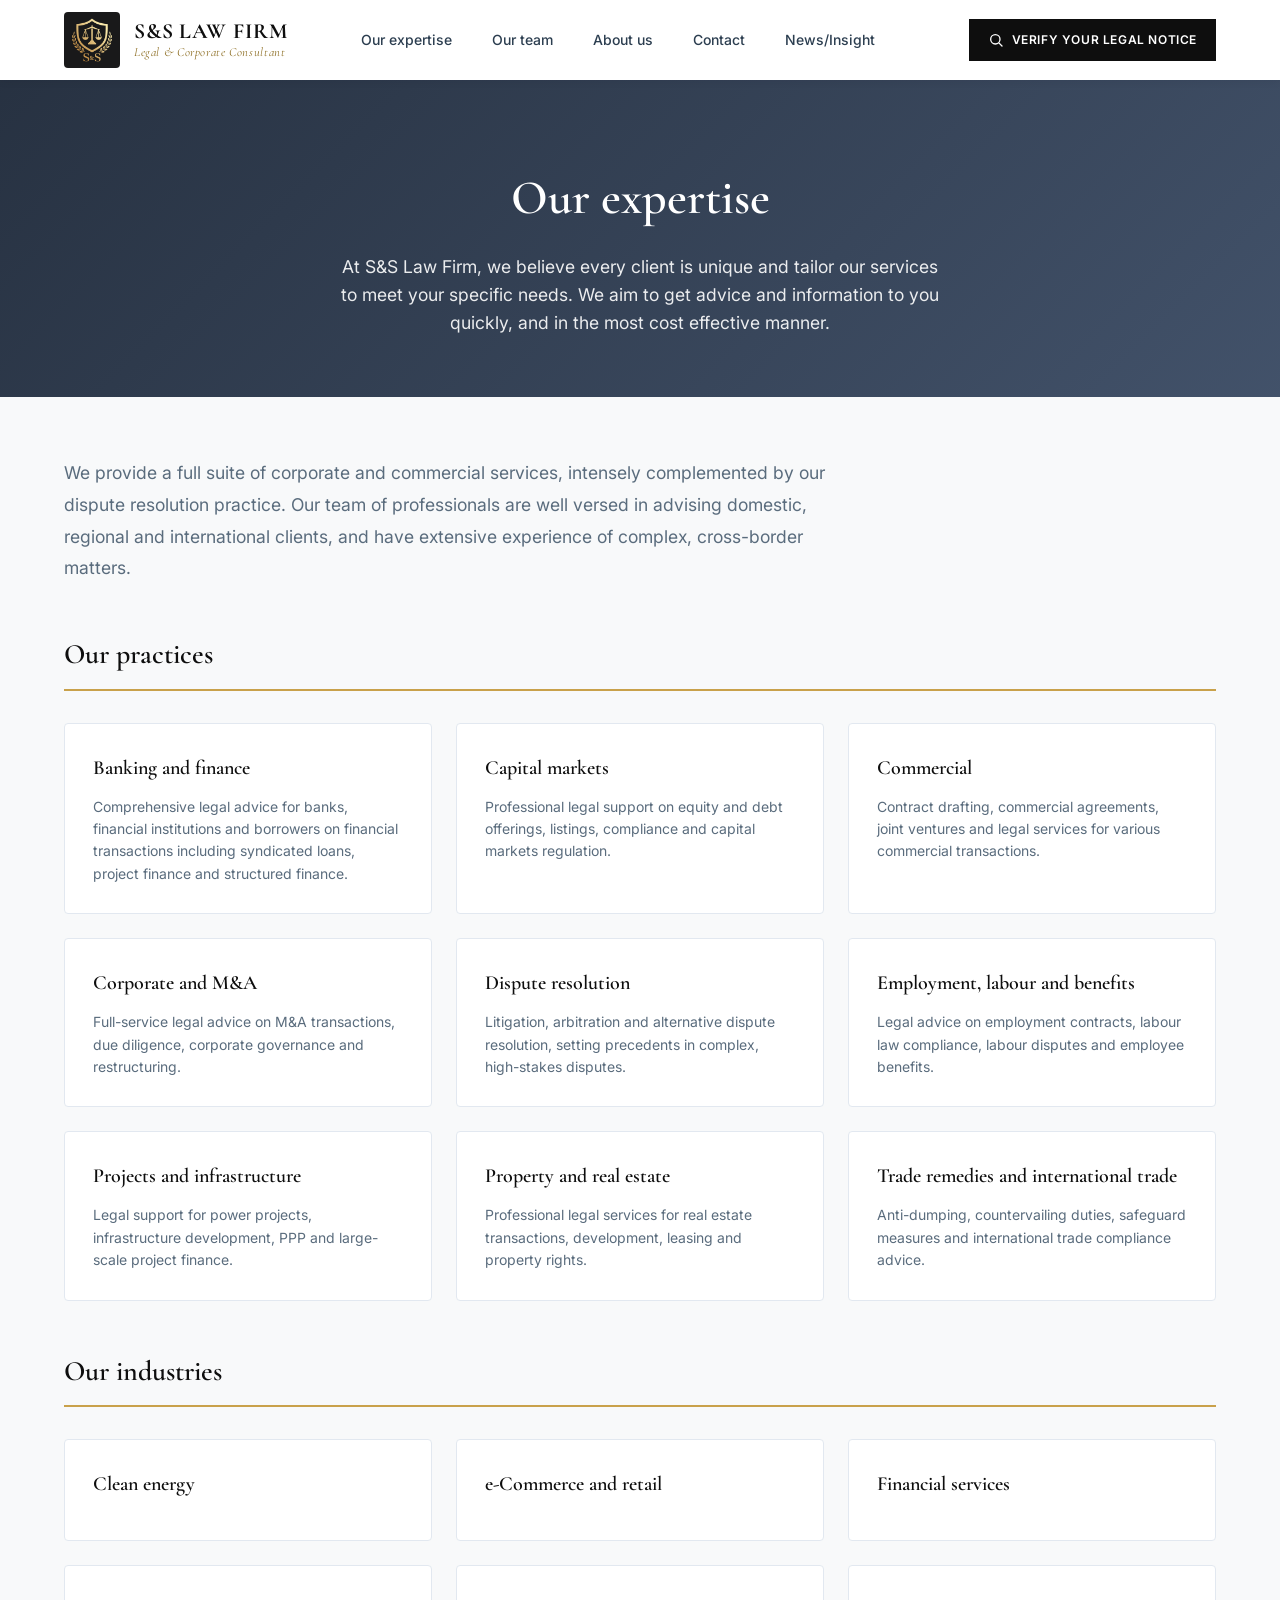
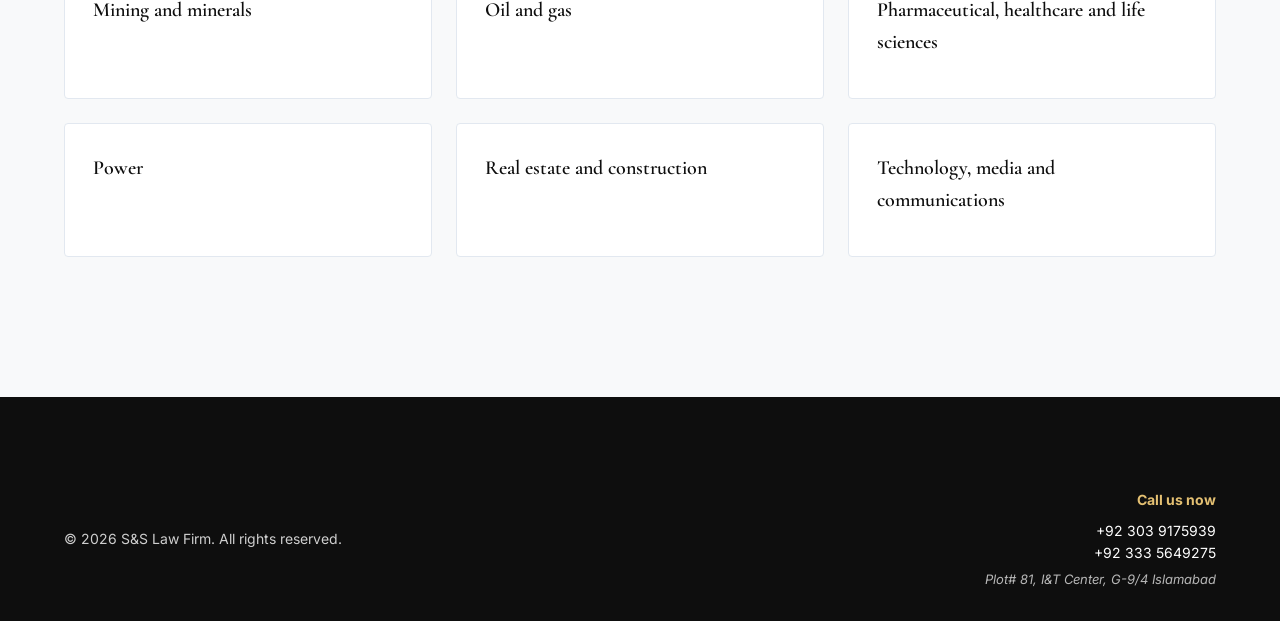
<file: expertise.html>
<!DOCTYPE html>
<html lang="en">
<head>
    <meta charset="UTF-8">
    <meta name="viewport" content="width=device-width, initial-scale=1.0">
    <title>Our Expertise | S&S Law Firm</title>
    <link rel="preconnect" href="https://fonts.googleapis.com">
    <link rel="preconnect" href="https://fonts.gstatic.com" crossorigin>
    <link href="https://fonts.googleapis.com/css2?family=Cormorant+Garamond:ital,wght@0,400;0,500;0,600;0,700&family=Inter:wght@300;400;500;600;700&display=swap" rel="stylesheet">
    <link rel="stylesheet" href="styles.css">
</head>
<body>
    <header class="header">
        <nav class="main-nav">
            <div class="container nav-inner">
                <a href="index.html" class="logo">
                    <img src="assets/logo-shield-gold.png" alt="S&amp;S Law Firm" class="logo-img">
                    <span class="logo-text">
                        <span class="logo-title">S&amp;S Law Firm</span>
                        <span class="logo-tagline">Legal &amp; Corporate Consultant</span>
                    </span>
                </a>
                <button class="mobile-menu-btn" aria-label="Open menu"><span></span><span></span><span></span></button>
                <ul class="nav-links">
                    <li class="has-dropdown">
                        <a href="expertise.html">Our expertise</a>
                        <ul class="dropdown">
                            <li><a href="#banking">Banking and finance</a></li>
                            <li><a href="#capital">Capital markets</a></li>
                            <li><a href="#commercial">Commercial</a></li>
                            <li><a href="#corporate">Corporate and M&A</a></li>
                            <li><a href="#dispute">Dispute resolution</a></li>
                            <li><a href="#employment">Employment, labour and benefits</a></li>
                            <li><a href="#projects">Projects and infrastructure</a></li>
                            <li><a href="#property">Property and real estate</a></li>
                            <li><a href="#trade">Trade remedies and international trade</a></li>
                        </ul>
                    </li>
                    <li><a href="team.html">Our team</a></li>
                    <li><a href="about.html">About us</a></li>
                    <li><a href="contact.html">Contact</a></li>
                    <li><a href="news.html">News/Insight</a></li>
                </ul>
                <a href="https://v.sspak.law" class="verify-cta" target="_blank" rel="noopener noreferrer">
                    <svg class="verify-icon" viewBox="0 0 24 24" fill="none" stroke="currentColor" stroke-width="2" stroke-linecap="round" stroke-linejoin="round" aria-hidden="true">
                        <circle cx="11" cy="11" r="7"></circle>
                        <line x1="16.65" y1="16.65" x2="21" y2="21"></line>
                    </svg>
                    <span class="verify-cta-text">Verify your legal notice</span>
                </a>
            </div>
        </nav>
    </header>

    <main class="main-content">
        <section class="page-hero" style="background-image: url('https://images.unsplash.com/photo-1497366216548-37526070297c?w=1920');">
            <div class="page-hero-overlay"></div>
            <div class="container">
                <h1>Our expertise</h1>
                <p>At S&S Law Firm, we believe every client is unique and tailor our services to meet your specific needs. We aim to get advice and information to you quickly, and in the most cost effective manner.</p>
            </div>
        </section>

        <section class="expertise-detail">
            <div class="container">
                <div class="expertise-intro">
                    <p>We provide a full suite of corporate and commercial services, intensely complemented by our dispute resolution practice. Our team of professionals are well versed in advising domestic, regional and international clients, and have extensive experience of complex, cross-border matters.</p>
                </div>

                <h2 class="section-title">Our practices</h2>
                <div class="expertise-grid">
                    <article id="banking" class="expertise-card">
                        <h3>Banking and finance</h3>
                        <p>Comprehensive legal advice for banks, financial institutions and borrowers on financial transactions including syndicated loans, project finance and structured finance.</p>
                    </article>
                    <article id="capital" class="expertise-card">
                        <h3>Capital markets</h3>
                        <p>Professional legal support on equity and debt offerings, listings, compliance and capital markets regulation.</p>
                    </article>
                    <article id="commercial" class="expertise-card">
                        <h3>Commercial</h3>
                        <p>Contract drafting, commercial agreements, joint ventures and legal services for various commercial transactions.</p>
                    </article>
                    <article id="corporate" class="expertise-card">
                        <h3>Corporate and M&A</h3>
                        <p>Full-service legal advice on M&A transactions, due diligence, corporate governance and restructuring.</p>
                    </article>
                    <article id="dispute" class="expertise-card">
                        <h3>Dispute resolution</h3>
                        <p>Litigation, arbitration and alternative dispute resolution, setting precedents in complex, high-stakes disputes.</p>
                    </article>
                    <article id="employment" class="expertise-card">
                        <h3>Employment, labour and benefits</h3>
                        <p>Legal advice on employment contracts, labour law compliance, labour disputes and employee benefits.</p>
                    </article>
                    <article id="projects" class="expertise-card">
                        <h3>Projects and infrastructure</h3>
                        <p>Legal support for power projects, infrastructure development, PPP and large-scale project finance.</p>
                    </article>
                    <article id="property" class="expertise-card">
                        <h3>Property and real estate</h3>
                        <p>Professional legal services for real estate transactions, development, leasing and property rights.</p>
                    </article>
                    <article id="trade" class="expertise-card">
                        <h3>Trade remedies and international trade</h3>
                        <p>Anti-dumping, countervailing duties, safeguard measures and international trade compliance advice.</p>
                    </article>
                </div>

                <h2 class="section-title">Our industries</h2>
                <div class="expertise-grid industries">
                    <article id="clean-energy" class="expertise-card">
                        <h3>Clean energy</h3>
                    </article>
                    <article id="retail" class="expertise-card">
                        <h3>e-Commerce and retail</h3>
                    </article>
                    <article id="financial" class="expertise-card">
                        <h3>Financial services</h3>
                    </article>
                    <article id="mining" class="expertise-card">
                        <h3>Mining and minerals</h3>
                    </article>
                    <article id="oil-gas" class="expertise-card">
                        <h3>Oil and gas</h3>
                    </article>
                    <article id="pharma" class="expertise-card">
                        <h3>Pharmaceutical, healthcare and life sciences</h3>
                    </article>
                    <article id="power" class="expertise-card">
                        <h3>Power</h3>
                    </article>
                    <article id="real-estate" class="expertise-card">
                        <h3>Real estate and construction</h3>
                    </article>
                    <article id="tech" class="expertise-card">
                        <h3>Technology, media and communications</h3>
                    </article>
                </div>
            </div>
        </section>
    </main>

    <footer class="footer">
        <div class="container">
            <div class="footer-bottom">
                <p class="copyright">© 2026 S&S Law Firm. All rights reserved.</p>
                <div class="footer-phone">
                    <strong>Call us now</strong>
                    <span>+92 303 9175939</span>
                    <span>+92 333 5649275</span>
                    <span class="footer-addr">Plot# 81, I&amp;T Center, G-9/4 Islamabad</span>
                </div>
            </div>
        </div>
    </footer>

    <script src="script.js"></script>
</body>
</html>
</file>
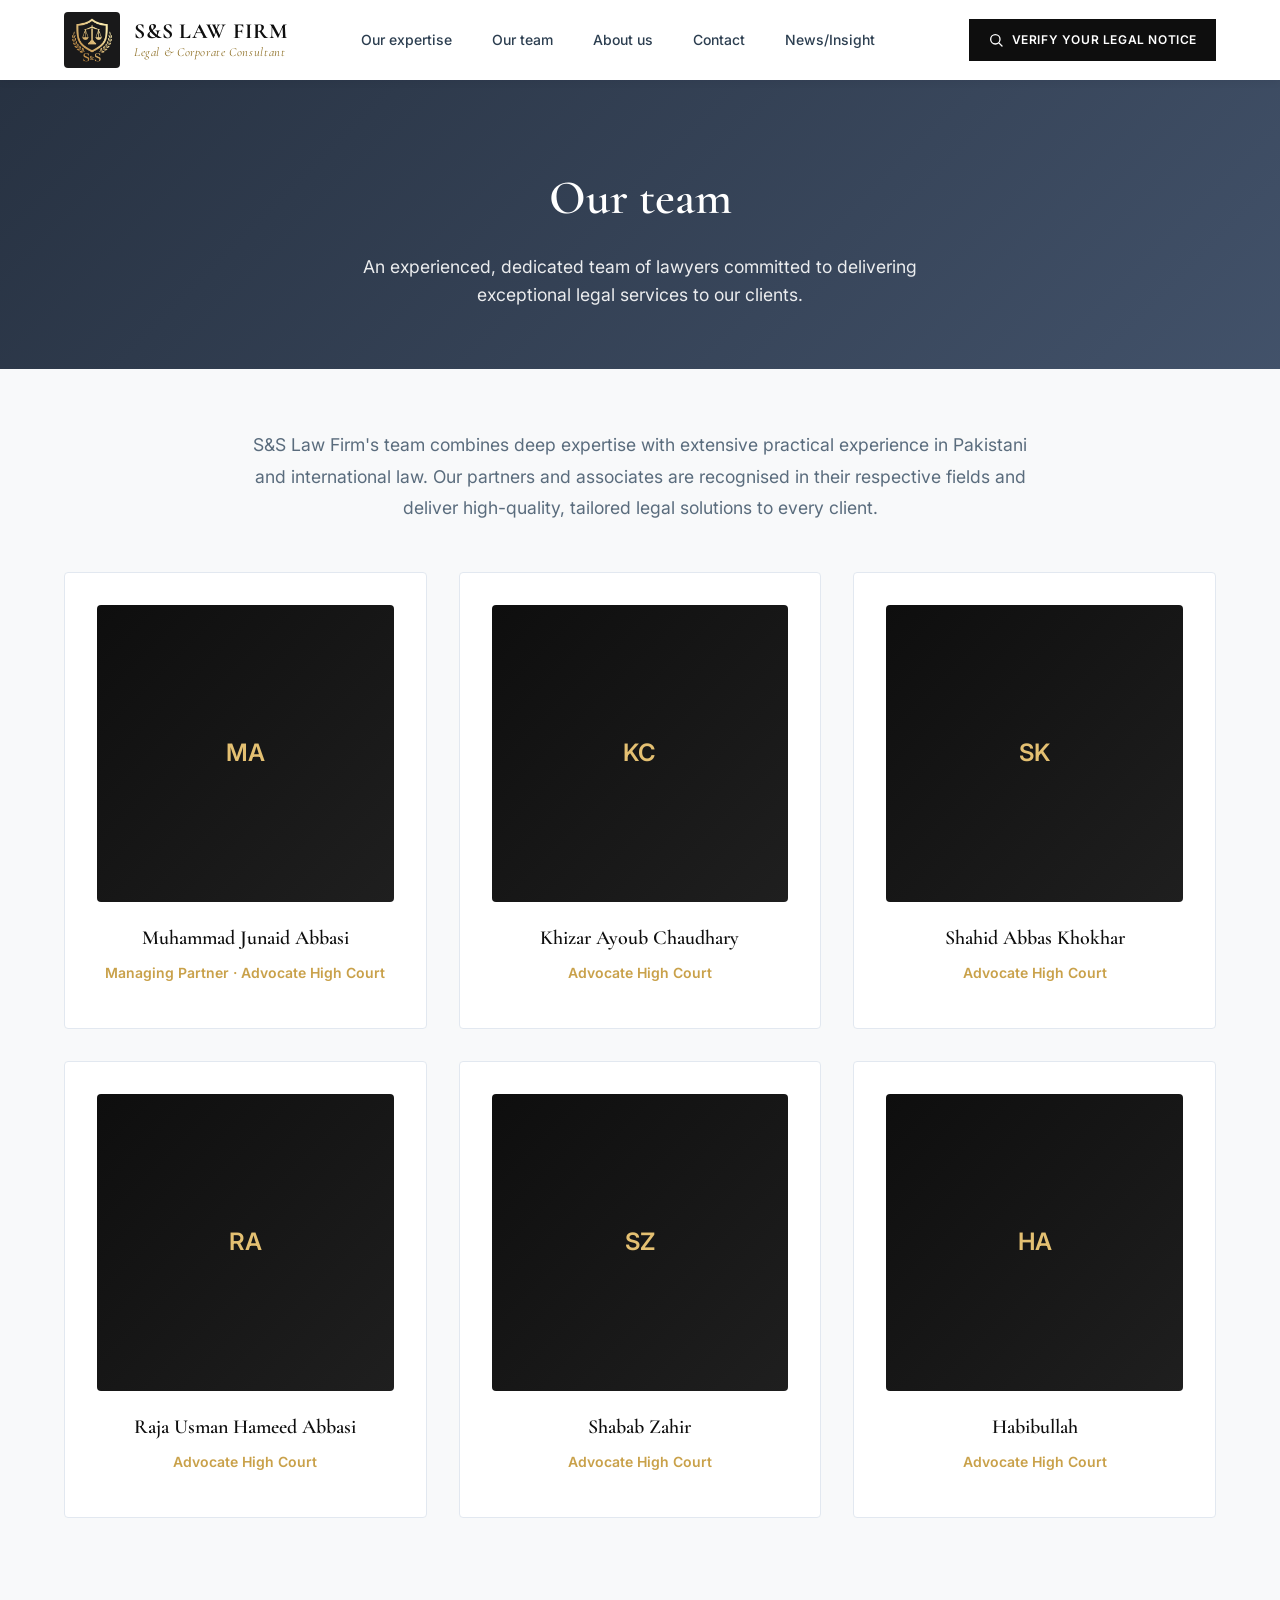
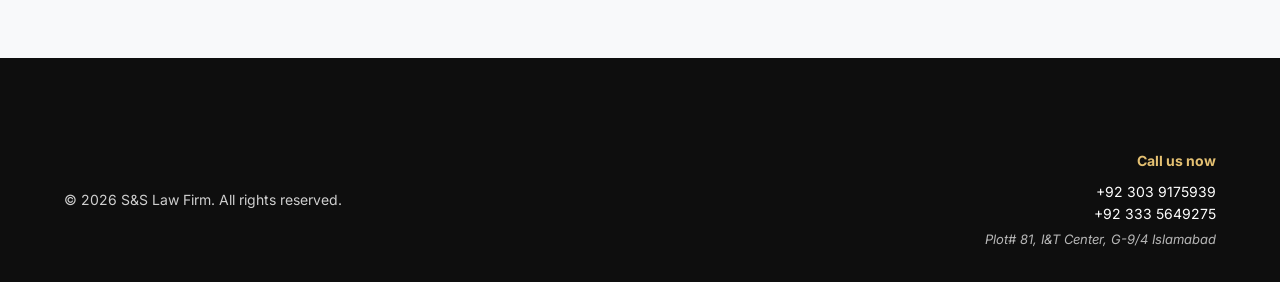
<file: team.html>
<!DOCTYPE html>
<html lang="en">
<head>
    <meta charset="UTF-8">
    <meta name="viewport" content="width=device-width, initial-scale=1.0">
    <title>Our Team | S&S Law Firm</title>
    <link rel="preconnect" href="https://fonts.googleapis.com">
    <link rel="preconnect" href="https://fonts.gstatic.com" crossorigin>
    <link href="https://fonts.googleapis.com/css2?family=Cormorant+Garamond:ital,wght@0,400;0,500;0,600;0,700&family=Inter:wght@300;400;500;600;700&display=swap" rel="stylesheet">
    <link rel="stylesheet" href="styles.css">
</head>
<body>
    <header class="header">
        <nav class="main-nav">
            <div class="container nav-inner">
                <a href="index.html" class="logo">
                    <img src="assets/logo-shield-gold.png" alt="S&amp;S Law Firm" class="logo-img">
                    <span class="logo-text">
                        <span class="logo-title">S&amp;S Law Firm</span>
                        <span class="logo-tagline">Legal &amp; Corporate Consultant</span>
                    </span>
                </a>
                <button class="mobile-menu-btn" aria-label="Open menu"><span></span><span></span><span></span></button>
                <ul class="nav-links">
                    <li class="has-dropdown">
                        <a href="expertise.html">Our expertise</a>
                        <ul class="dropdown">
                            <li><a href="expertise.html#banking">Banking and finance</a></li>
                            <li><a href="expertise.html#capital">Capital markets</a></li>
                            <li><a href="expertise.html#corporate">Corporate and M&A</a></li>
                            <li><a href="expertise.html#dispute">Dispute resolution</a></li>
                        </ul>
                    </li>
                    <li><a href="team.html">Our team</a></li>
                    <li><a href="about.html">About us</a></li>
                    <li><a href="contact.html">Contact</a></li>
                    <li><a href="news.html">News/Insight</a></li>
                </ul>
                <a href="https://v.sspak.law" class="verify-cta" target="_blank" rel="noopener noreferrer">
                    <svg class="verify-icon" viewBox="0 0 24 24" fill="none" stroke="currentColor" stroke-width="2" stroke-linecap="round" stroke-linejoin="round" aria-hidden="true">
                        <circle cx="11" cy="11" r="7"></circle>
                        <line x1="16.65" y1="16.65" x2="21" y2="21"></line>
                    </svg>
                    <span class="verify-cta-text">Verify your legal notice</span>
                </a>
            </div>
        </nav>
    </header>

    <main class="main-content">
        <section class="page-hero" style="background-image: url('https://images.unsplash.com/photo-1522071820081-009f0129c71c?w=1920');">
            <div class="page-hero-overlay"></div>
            <div class="container">
                <h1>Our team</h1>
                <p>An experienced, dedicated team of lawyers committed to delivering exceptional legal services to our clients.</p>
            </div>
        </section>

        <section class="team-section">
            <div class="container">
                <div class="team-intro">
                    <p>S&amp;S Law Firm's team combines deep expertise with extensive practical experience in Pakistani and international law. Our partners and associates are recognised in their respective fields and deliver high-quality, tailored legal solutions to every client.</p>
                </div>
                <div class="team-grid">
                    <article class="team-card">
                        <div class="team-avatar" aria-hidden="true">MA</div>
                        <h3>Muhammad Junaid Abbasi</h3>
                        <p class="team-role">Managing Partner &middot; Advocate High Court</p>
                    </article>
                    <article class="team-card">
                        <div class="team-avatar" aria-hidden="true">KC</div>
                        <h3>Khizar Ayoub Chaudhary</h3>
                        <p class="team-role">Advocate High Court</p>
                    </article>
                    <article class="team-card">
                        <div class="team-avatar" aria-hidden="true">SK</div>
                        <h3>Shahid Abbas Khokhar</h3>
                        <p class="team-role">Advocate High Court</p>
                    </article>
                    <article class="team-card">
                        <div class="team-avatar" aria-hidden="true">RA</div>
                        <h3>Raja Usman Hameed Abbasi</h3>
                        <p class="team-role">Advocate High Court</p>
                    </article>
                    <article class="team-card">
                        <div class="team-avatar" aria-hidden="true">SZ</div>
                        <h3>Shabab Zahir</h3>
                        <p class="team-role">Advocate High Court</p>
                    </article>
                    <article class="team-card">
                        <div class="team-avatar" aria-hidden="true">HA</div>
                        <h3>Habibullah</h3>
                        <p class="team-role">Advocate High Court</p>
                    </article>
                </div>
            </div>
        </section>
    </main>

    <footer class="footer">
        <div class="container">
            <div class="footer-bottom">
                <p class="copyright">© 2026 S&S Law Firm. All rights reserved.</p>
                <div class="footer-phone">
                    <strong>Call us now</strong>
                    <span>+92 303 9175939</span>
                    <span>+92 333 5649275</span>
                    <span class="footer-addr">Plot# 81, I&amp;T Center, G-9/4 Islamabad</span>
                </div>
            </div>
        </div>
    </footer>

    <script src="script.js"></script>
</body>
</html>
</file>
<file: styles.css>
/* ============================================
   Junaid Law Associates - Pakistan Law Firm
   Inspired by RIAA Barker Gillette
   ============================================ */

:root {
    /* Primary colors - Near-black & gold, matching S&S brand */
    --color-primary: #0e0e0e;
    --color-primary-light: #1f1f1f;
    --color-accent: #c9a14a;
    --color-accent-light: #e4c072;
    --color-accent-dark: #8e6f25;
    
    /* 中性色 */
    --color-text: #2c3e50;
    --color-text-light: #5a6c7d;
    --color-text-muted: #8b9cad;
    --color-bg: #f8f9fa;
    --color-bg-alt: #ffffff;
    --color-border: #e2e8f0;
    
    /* 排版 */
    --font-serif: 'Cormorant Garamond', 'Georgia', serif;
    --font-sans: 'Inter', -apple-system, BlinkMacSystemFont, sans-serif;
    
    /* 间距与尺寸 */
    --container-max: 1200px;
    --header-height: 80px;
    --transition: 0.3s cubic-bezier(0.4, 0, 0.2, 1);
    --shadow-sm: 0 2px 8px rgba(10, 22, 40, 0.06);
    --shadow-md: 0 4px 20px rgba(10, 22, 40, 0.08);
    --shadow-lg: 0 8px 40px rgba(10, 22, 40, 0.12);
}

* {
    margin: 0;
    padding: 0;
    box-sizing: border-box;
}

html {
    scroll-behavior: smooth;
}

body {
    font-family: var(--font-sans);
    font-size: 16px;
    line-height: 1.6;
    color: var(--color-text);
    background: var(--color-bg);
    overflow-x: hidden;
}

.container {
    max-width: var(--container-max);
    margin: 0 auto;
    padding: 0 24px;
}

a {
    color: inherit;
    text-decoration: none;
    transition: color var(--transition);
}

a:hover {
    color: var(--color-accent);
}

img {
    max-width: 100%;
    height: auto;
    display: block;
}

/* ========== Cookie Banner ========== */
.cookie-banner {
    position: fixed;
    bottom: 0;
    left: 0;
    right: 0;
    background: linear-gradient(135deg, var(--color-primary) 0%, var(--color-primary-light) 100%);
    color: #fff;
    padding: 20px 24px;
    display: flex;
    align-items: center;
    justify-content: space-between;
    gap: 20px;
    z-index: 9999;
    box-shadow: 0 -4px 20px rgba(0,0,0,0.2);
    transform: translateY(100%);
    transition: transform var(--transition);
}

.cookie-banner.visible {
    transform: translateY(0);
}

.cookie-banner.hidden {
    display: none;
}

.cookie-banner p {
    font-size: 14px;
    flex: 1;
}

.cookie-banner a {
    color: var(--color-accent-light);
    text-decoration: underline;
}

.btn-accept {
    background: var(--color-accent);
    color: var(--color-primary);
    border: none;
    padding: 12px 28px;
    font-weight: 600;
    font-size: 14px;
    cursor: pointer;
    transition: all var(--transition);
    white-space: nowrap;
}

.btn-accept:hover {
    background: var(--color-accent-light);
    transform: translateY(-1px);
}

/* ========== Header ========== */
.header {
    position: sticky;
    top: 0;
    z-index: 1000;
    background: var(--color-bg-alt);
    box-shadow: var(--shadow-sm);
}

.header-top {
    background: var(--color-primary);
    color: #fff;
    padding: 8px 0;
    font-size: 13px;
}

.header-top .container {
    display: flex;
    gap: 24px;
    flex-wrap: wrap;
    align-items: center;
    justify-content: flex-end;
}

.phone-link {
    color: rgba(255,255,255,0.9);
    transition: color var(--transition);
}

.phone-link:hover {
    color: var(--color-accent-light);
}

.header-address {
    color: var(--color-accent-light);
    font-style: italic;
    opacity: 0.9;
}

@media (max-width: 480px) {
    .header-top .container {
        justify-content: center;
    }
}

.main-nav {
    padding: 0;
}

.nav-inner {
    display: flex;
    align-items: center;
    justify-content: space-between;
    height: var(--header-height);
}

.logo {
    display: inline-flex;
    align-items: center;
    gap: 14px;
    color: var(--color-primary);
    letter-spacing: 0.02em;
    line-height: 1.1;
}

.logo:hover {
    color: var(--color-accent-dark);
}

.logo-img {
    height: 56px;
    width: auto;
    display: block;
    border-radius: 4px;
    flex-shrink: 0;
}

.logo-text {
    display: inline-flex;
    flex-direction: column;
    gap: 2px;
}

.logo-title {
    font-family: var(--font-serif);
    font-size: 1.35rem;
    font-weight: 700;
    letter-spacing: 0.04em;
    color: var(--color-primary);
    text-transform: uppercase;
}

.logo-tagline {
    font-family: var(--font-serif);
    font-size: 0.78rem;
    font-style: italic;
    letter-spacing: 0.05em;
    color: var(--color-accent-dark);
}

@media (max-width: 480px) {
    .logo-img { height: 44px; }
    .logo-title { font-size: 1.1rem; }
    .logo-tagline { font-size: 0.7rem; }
}

.nav-links {
    display: flex;
    list-style: none;
    gap: 8px;
}

.nav-links > li {
    position: relative;
}

.nav-links > li > a {
    display: block;
    padding: 12px 16px;
    font-weight: 500;
    font-size: 14px;
    color: var(--color-text);
}

.nav-links > li > a:hover {
    color: var(--color-accent);
}

/* Dropdown */
.dropdown {
    position: absolute;
    top: 100%;
    left: 0;
    min-width: 240px;
    background: var(--color-bg-alt);
    box-shadow: var(--shadow-lg);
    list-style: none;
    padding: 8px 0;
    opacity: 0;
    visibility: hidden;
    transform: translateY(-10px);
    transition: all var(--transition);
}

.has-dropdown:hover .dropdown {
    opacity: 1;
    visibility: visible;
    transform: translateY(0);
}

.dropdown li a {
    display: block;
    padding: 10px 20px;
    font-size: 14px;
    color: var(--color-text);
}

.dropdown li a:hover {
    background: var(--color-bg);
    color: var(--color-accent);
}

/* Mobile menu button */
.mobile-menu-btn {
    display: none;
    flex-direction: column;
    gap: 5px;
    background: none;
    border: none;
    cursor: pointer;
    padding: 8px;
}

.mobile-menu-btn span {
    width: 24px;
    height: 2px;
    background: var(--color-primary);
}

/* ========== Hero ========== */
.hero {
    position: relative;
    height: 85vh;
    min-height: 500px;
    max-height: 800px;
    background: linear-gradient(135deg, var(--color-primary) 0%, var(--color-primary-light) 50%, #0d2137 100%);
    overflow: hidden;
}

.hero::before {
    content: '';
    position: absolute;
    inset: 0;
    background: url("data:image/svg+xml,%3Csvg width='60' height='60' viewBox='0 0 60 60' xmlns='http://www.w3.org/2000/svg'%3E%3Cg fill='none' fill-rule='evenodd'%3E%3Cg fill='%23b8860b' fill-opacity='0.05'%3E%3Cpath d='M36 34v-4h-2v4h-4v2h4v4h2v-4h4v-2h-4zm0-30V0h-2v4h-4v2h4v4h2V6h4V4h-4zM6 34v-4H4v4H0v2h4v4h2v-4h4v-2H6zM6 4V0H4v4H0v2h4v4h2V6h4V4H6z'/%3E%3C/g%3E%3C/g%3E%3C/svg%3E");
    opacity: 0.5;
    z-index: 0;
    pointer-events: none;
}

.hero-slides {
    position: absolute;
    inset: 0;
}

.hero-slide {
    position: absolute;
    inset: 0;
    display: flex;
    align-items: center;
    justify-content: center;
    opacity: 0;
    transition: opacity 0.8s ease;
    background-size: cover;
    background-position: center;
}

.hero-overlay {
    position: absolute;
    inset: 0;
    background: linear-gradient(135deg, rgba(10, 22, 40, 0.85) 0%, rgba(26, 45, 74, 0.75) 100%);
}

.hero-slide .hero-content {
    position: relative;
    z-index: 1;
}

.hero-slide.active {
    opacity: 1;
    z-index: 1;
}

.hero-content {
    text-align: center;
    color: #fff;
    padding: 40px;
    max-width: 800px;
}

.hero-tag {
    display: inline-block;
    font-size: 12px;
    text-transform: uppercase;
    letter-spacing: 0.2em;
    color: var(--color-accent-light);
    margin-top: 24px;
}

.hero-anchor {
    font-family: var(--font-serif);
    font-size: clamp(4rem, 11vw, 8.5rem);
    font-weight: 600;
    color: var(--color-accent);
    letter-spacing: 0.02em;
    line-height: 1;
    margin-bottom: 20px;
    text-shadow: 0 4px 40px rgba(0,0,0,0.3);
}

.hero-anchor-sub {
    font-family: var(--font-serif);
    font-size: clamp(1.25rem, 2.4vw, 1.7rem);
    font-weight: 400;
    font-style: italic;
    color: #fff;
    line-height: 1.4;
    max-width: 640px;
    margin: 0 auto;
    opacity: 0.95;
}

.hero-content h2 {
    font-family: var(--font-serif);
    font-size: clamp(2rem, 5vw, 3.5rem);
    font-weight: 600;
    line-height: 1.2;
    margin-bottom: 12px;
}

.hero-sub {
    font-size: 14px;
    opacity: 0.9;
}

.hero-indicators {
    position: absolute;
    bottom: 40px;
    left: 50%;
    transform: translateX(-50%);
    display: flex;
    gap: 12px;
    z-index: 2;
}

.indicator {
    width: 10px;
    height: 10px;
    border-radius: 50%;
    background: rgba(255,255,255,0.3);
    cursor: pointer;
    transition: all var(--transition);
}

.indicator.active {
    background: var(--color-accent);
    transform: scale(1.2);
}

/* ========== Main Content ========== */
.main-content {
    padding-bottom: 80px;
}

.intro-section {
    padding: 80px 0 60px;
    background: var(--color-bg-alt);
}

.intro-with-image {
    display: grid;
    grid-template-columns: 1fr 400px;
    gap: 60px;
    align-items: start;
}

.intro-image {
    border-radius: 4px;
    overflow: hidden;
    box-shadow: var(--shadow-md);
}

.intro-image img {
    width: 100%;
    height: 100%;
    object-fit: cover;
}

.intro-title {
    font-family: var(--font-serif);
    font-size: clamp(2rem, 4vw, 3rem);
    font-weight: 600;
    color: var(--color-primary);
    margin-bottom: 32px;
}

.intro-text {
    max-width: 100%;
}

.intro-text .lead {
    font-size: 1.2rem;
    line-height: 1.8;
    color: var(--color-text);
    margin-bottom: 24px;
}

.intro-text p {
    margin-bottom: 20px;
    color: var(--color-text-light);
}

/* Practices Section */
.practices-section {
    padding: 60px 0;
    background: var(--color-bg);
}

.two-column-grid {
    display: grid;
    grid-template-columns: 1fr 1fr;
    gap: 60px;
    align-items: start;
}

.section-title {
    font-family: var(--font-serif);
    font-size: 1.75rem;
    font-weight: 600;
    color: var(--color-primary);
    margin-bottom: 24px;
    padding-bottom: 12px;
    border-bottom: 2px solid var(--color-accent);
}

.practice-list {
    list-style: none;
}

.practice-list li {
    margin-bottom: 12px;
}

.practice-list a {
    display: block;
    padding: 8px 0;
    color: var(--color-text);
    transition: all var(--transition);
}

.practice-list a:hover {
    color: var(--color-accent);
    padding-left: 8px;
}

/* News Section */
.news-section {
    padding: 60px 0;
    background: var(--color-bg-alt);
}

.news-section .section-title {
    margin-bottom: 40px;
}

.news-grid {
    display: grid;
    grid-template-columns: repeat(auto-fill, minmax(320px, 1fr));
    gap: 32px;
}

.news-card {
    background: var(--color-bg);
    border-radius: 4px;
    transition: all var(--transition);
    border: 1px solid var(--color-border);
    overflow: hidden;
}

.news-card:hover {
    box-shadow: var(--shadow-md);
    border-color: var(--color-accent);
    transform: translateY(-4px);
}

.news-image {
    height: 200px;
    overflow: hidden;
}

.news-image img {
    width: 100%;
    height: 100%;
    object-fit: cover;
}

.news-card-content {
    padding: 28px;
}

.news-date {
    font-size: 12px;
    color: var(--color-accent);
    font-weight: 600;
    margin-bottom: 12px;
}

.news-card-content h3 {
    font-family: var(--font-serif);
    font-size: 1.2rem;
    font-weight: 600;
    color: var(--color-primary);
    margin-bottom: 12px;
    line-height: 1.4;
}

.news-card-content p {
    font-size: 14px;
    color: var(--color-text-light);
    margin-bottom: 16px;
    line-height: 1.6;
}

.read-more {
    font-size: 14px;
    font-weight: 600;
    color: var(--color-accent);
    display: inline-flex;
    align-items: center;
    gap: 4px;
}

.read-more:hover {
    color: var(--color-accent-dark);
}

/* Testimonials */
.testimonials-section {
    padding: 80px 0;
    background: linear-gradient(135deg, var(--color-primary) 0%, var(--color-primary-light) 100%);
    color: #fff;
}

.testimonials-section .section-title {
    color: #fff;
    border-color: var(--color-accent);
    text-align: center;
    margin-bottom: 48px;
}

.testimonials-slider {
    position: relative;
    max-width: 800px;
    margin: 0 auto 32px;
}

.testimonial {
    display: none;
    text-align: center;
}

.testimonial.active {
    display: block;
    animation: fadeIn 0.5s ease;
}

@keyframes fadeIn {
    from { opacity: 0; }
    to { opacity: 1; }
}

.testimonial-source {
    font-size: 14px;
    color: var(--color-accent-light);
    margin-bottom: 16px;
}

.testimonial blockquote {
    font-family: var(--font-serif);
    font-size: 1.4rem;
    font-style: italic;
    line-height: 1.7;
}

.testimonial blockquote::before,
.testimonial blockquote::after {
    content: '"';
}

.testimonial-nav {
    display: flex;
    align-items: center;
    justify-content: center;
    gap: 24px;
    margin-bottom: 24px;
}

.testimonial-prev,
.testimonial-next {
    width: 44px;
    height: 44px;
    border: 2px solid rgba(255,255,255,0.5);
    background: transparent;
    color: #fff;
    font-size: 24px;
    cursor: pointer;
    transition: all var(--transition);
    display: flex;
    align-items: center;
    justify-content: center;
}

.testimonial-prev:hover,
.testimonial-next:hover {
    border-color: var(--color-accent);
    color: var(--color-accent);
}

.testimonial-counter {
    font-size: 14px;
    opacity: 0.8;
}

.read-more-link {
    display: block;
    text-align: center;
    color: var(--color-accent-light);
    font-weight: 500;
}

.read-more-link:hover {
    color: #fff;
}

/* Recognition */
.recognition-section {
    padding: 60px 0;
    background: var(--color-bg);
}

.recognition-section .section-title {
    text-align: center;
    margin-bottom: 40px;
}

.recognition-logos {
    display: flex;
    flex-wrap: wrap;
    justify-content: center;
    gap: 40px;
}

.recognition-item {
    padding: 20px 40px;
    background: var(--color-bg-alt);
    border: 1px solid var(--color-border);
    font-weight: 600;
    color: var(--color-text-light);
    font-size: 18px;
}

/* Search */
.search-section {
    padding: 40px 0;
}

.search-form label {
    display: block;
    font-weight: 500;
    margin-bottom: 12px;
    color: var(--color-text);
}

.search-input-wrap {
    display: flex;
    max-width: 500px;
}

.search-input-wrap input {
    flex: 1;
    padding: 14px 20px;
    border: 1px solid var(--color-border);
    font-size: 16px;
    border-right: none;
}

.search-input-wrap input:focus {
    outline: none;
    border-color: var(--color-accent);
}

.search-input-wrap button {
    padding: 14px 28px;
    background: var(--color-primary);
    color: #fff;
    border: 1px solid var(--color-primary);
    cursor: pointer;
    font-weight: 500;
    transition: all var(--transition);
}

.search-input-wrap button:hover {
    background: var(--color-accent);
    border-color: var(--color-accent);
}

/* ========== Footer ========== */
.footer {
    background: var(--color-primary);
    color: #fff;
    padding: 60px 0 0;
}

.footer-grid {
    display: grid;
    grid-template-columns: repeat(3, 1fr);
    gap: 48px;
    padding-bottom: 48px;
    border-bottom: 1px solid rgba(255,255,255,0.1);
}

.footer-col h3 {
    font-family: var(--font-serif);
    font-size: 1.1rem;
    font-weight: 600;
    margin-bottom: 20px;
    color: var(--color-accent-light);
}

.footer-col ul {
    list-style: none;
}

.footer-col li {
    margin-bottom: 10px;
}

.footer-col a {
    color: rgba(255,255,255,0.85);
}

.footer-col a:hover {
    color: var(--color-accent-light);
}

.footer-bottom {
    padding: 32px 0;
    display: flex;
    justify-content: space-between;
    align-items: center;
    flex-wrap: wrap;
    gap: 24px;
}

.copyright {
    font-size: 14px;
    opacity: 0.8;
}

.footer-phone {
    text-align: right;
    font-size: 14px;
}

.footer-phone strong {
    display: block;
    margin-bottom: 8px;
    color: var(--color-accent-light);
}

.footer-phone span {
    display: block;
}

/* ========== Responsive ========== */
@media (max-width: 1024px) {
    .two-column-grid {
        grid-template-columns: 1fr;
    }
    
    .intro-with-image {
        grid-template-columns: 1fr;
    }
    
    .intro-image {
        order: -1;
        max-height: 300px;
    }
    
    .about-with-image {
        grid-template-columns: 1fr;
    }
    
    .about-image {
        order: -1;
        max-height: 300px;
    }
    
    .footer-grid {
        grid-template-columns: 1fr 1fr;
    }
}

@media (max-width: 768px) {
    .mobile-menu-btn {
        display: flex;
    }
    
    .nav-links {
        position: fixed;
        top: 0;
        right: -100%;
        width: 280px;
        height: 100vh;
        background: var(--color-bg-alt);
        flex-direction: column;
        padding: 80px 24px 24px;
        box-shadow: -4px 0 20px rgba(0,0,0,0.1);
        transition: right var(--transition);
        z-index: 999;
    }
    
    .nav-links.open {
        right: 0;
    }
    
    .dropdown {
        position: static;
        opacity: 1;
        visibility: visible;
        transform: none;
        box-shadow: none;
        padding-left: 16px;
        max-height: 0;
        overflow: hidden;
        transition: max-height var(--transition);
    }
    
    .has-dropdown.open .dropdown {
        max-height: 500px;
    }
    
    .hero {
        height: 70vh;
        min-height: 400px;
    }
    
    .hero-content h2 {
        font-size: 1.75rem;
    }
    
    .intro-section {
        padding: 48px 0 40px;
    }
    
    .news-grid {
        grid-template-columns: 1fr;
    }
    
    .footer-grid {
        grid-template-columns: 1fr;
    }
    
    .footer-bottom {
        flex-direction: column;
        text-align: center;
    }
    
    .footer-phone {
        text-align: center;
    }
    
    .cookie-banner {
        flex-direction: column;
        text-align: center;
    }
}

@media (max-width: 480px) {
    .header-top .container {
        flex-direction: column;
        gap: 4px;
    }
    
    .search-input-wrap {
        flex-direction: column;
    }
    
    .search-input-wrap input {
        border-right: 1px solid var(--color-border);
    }
}

/* ========== Subpage common styles ========== */
.page-hero {
    position: relative;
    background: linear-gradient(135deg, var(--color-primary) 0%, var(--color-primary-light) 100%);
    background-size: cover;
    background-position: center;
    color: #fff;
    padding: 80px 0 60px;
    text-align: center;
}

.page-hero-overlay {
    position: absolute;
    inset: 0;
    background: linear-gradient(135deg, rgba(10, 22, 40, 0.88) 0%, rgba(26, 45, 74, 0.82) 100%);
}

.page-hero .container {
    position: relative;
    z-index: 1;
}

.page-hero h1 {
    font-family: var(--font-serif);
    font-size: clamp(2rem, 4vw, 3rem);
    font-weight: 600;
    margin-bottom: 16px;
}

.page-hero p {
    font-size: 1.1rem;
    opacity: 0.9;
    max-width: 600px;
    margin: 0 auto;
}

/* Expertise 专业领域页 */
.expertise-detail {
    padding: 60px 0;
}

.expertise-intro {
    max-width: 800px;
    margin-bottom: 48px;
}

.expertise-intro p {
    font-size: 1.1rem;
    line-height: 1.8;
    color: var(--color-text-light);
}

.expertise-detail .section-title {
    margin-top: 48px;
    margin-bottom: 32px;
}

.expertise-detail .section-title:first-of-type {
    margin-top: 0;
}

.expertise-grid {
    display: grid;
    grid-template-columns: repeat(auto-fill, minmax(300px, 1fr));
    gap: 24px;
}

.expertise-card {
    background: var(--color-bg-alt);
    padding: 28px;
    border-radius: 4px;
    border: 1px solid var(--color-border);
    transition: all var(--transition);
}

.expertise-card:hover {
    border-color: var(--color-accent);
    box-shadow: var(--shadow-md);
}

.expertise-card h3 {
    font-family: var(--font-serif);
    font-size: 1.25rem;
    font-weight: 600;
    color: var(--color-primary);
    margin-bottom: 12px;
}

.expertise-card p {
    font-size: 14px;
    color: var(--color-text-light);
    line-height: 1.6;
}

.expertise-grid.industries .expertise-card p {
    display: none;
}

/* Team 团队页 */
.team-section {
    padding: 60px 0;
}

.team-intro {
    max-width: 800px;
    margin: 0 auto 48px;
    text-align: center;
}

.team-intro p {
    font-size: 1.1rem;
    line-height: 1.8;
    color: var(--color-text-light);
}

.team-grid {
    display: grid;
    grid-template-columns: repeat(auto-fill, minmax(280px, 1fr));
    gap: 32px;
}

.team-card {
    background: var(--color-bg-alt);
    padding: 32px;
    text-align: center;
    border-radius: 4px;
    border: 1px solid var(--color-border);
    transition: all var(--transition);
}

.team-card:hover {
    border-color: var(--color-accent);
    box-shadow: var(--shadow-md);
}

.team-avatar,
.team-image {
    width: 100%;
    aspect-ratio: 1;
    margin: 0 auto 20px;
    overflow: hidden;
    border-radius: 4px;
}

.team-image img {
    width: 100%;
    height: 100%;
    object-fit: cover;
}

.team-avatar {
    background: linear-gradient(135deg, var(--color-primary) 0%, var(--color-primary-light) 100%);
    color: var(--color-accent-light);
    font-size: 1.5rem;
    font-weight: 600;
    display: flex;
    align-items: center;
    justify-content: center;
    aspect-ratio: 1;
}

.team-card h3 {
    font-family: var(--font-serif);
    font-size: 1.25rem;
    font-weight: 600;
    color: var(--color-primary);
    margin-bottom: 8px;
}

.team-role {
    font-size: 14px;
    color: var(--color-accent);
    font-weight: 600;
    margin-bottom: 12px;
}

.team-bio {
    font-size: 14px;
    color: var(--color-text-light);
    line-height: 1.6;
}

/* About page */
.about-section {
    padding: 60px 0;
}

.about-with-image {
    display: grid;
    grid-template-columns: 1fr 400px;
    gap: 60px;
    align-items: start;
}

.about-image {
    border-radius: 4px;
    overflow: hidden;
    box-shadow: var(--shadow-md);
}

.about-image img {
    width: 100%;
    height: 100%;
    object-fit: cover;
}

.about-content {
    max-width: 100%;
}

.about-content .lead {
    font-size: 1.2rem;
    line-height: 1.8;
    margin-bottom: 24px;
}

.about-content p {
    margin-bottom: 20px;
    color: var(--color-text-light);
    line-height: 1.8;
}

/* Contact 联系页 */
.contact-section {
    padding: 60px 0;
}

.contact-grid {
    display: grid;
    grid-template-columns: repeat(auto-fill, minmax(280px, 1fr));
    gap: 32px;
}

.contact-card {
    background: var(--color-bg-alt);
    text-align: center;
    border-radius: 4px;
    border: 1px solid var(--color-border);
    transition: all var(--transition);
    overflow: hidden;
}

.contact-card-image {
    height: 180px;
    overflow: hidden;
}

.contact-card-image img {
    width: 100%;
    height: 100%;
    object-fit: cover;
}

.contact-card h3,
.contact-card p {
    padding: 0 24px;
}

.contact-card h3 {
    padding-top: 24px;
}

.contact-card p {
    padding-bottom: 8px;
}

.contact-card p:last-child {
    padding-bottom: 24px;
}

.contact-card:hover {
    border-color: var(--color-accent);
    box-shadow: var(--shadow-md);
}

.contact-card h3 {
    font-family: var(--font-serif);
    font-size: 1.25rem;
    font-weight: 600;
    color: var(--color-primary);
    margin-bottom: 16px;
}

.contact-card p {
    font-size: 15px;
    color: var(--color-text-light);
    margin-bottom: 8px;
}

.contact-card p:last-child {
    margin-bottom: 0;
}

/* Single-office contact layout */
.contact-single {
    max-width: 900px;
    margin: 0 auto;
}

.contact-card-single {
    display: grid;
    grid-template-columns: 1fr 1fr;
    gap: 0;
    text-align: left;
    padding: 0;
}

.contact-card-single .contact-card-image {
    height: 100%;
    min-height: 320px;
}

.contact-card-single .contact-card-body {
    padding: 40px 36px;
    display: flex;
    flex-direction: column;
    justify-content: center;
}

.contact-card-single h3 {
    font-family: var(--font-serif);
    font-size: 1.6rem;
    font-weight: 600;
    color: var(--color-primary);
    margin-bottom: 20px;
    padding: 0;
}

.contact-card-single p {
    padding: 0;
    margin-bottom: 14px;
    font-size: 15px;
    color: var(--color-text);
    line-height: 1.7;
}

.contact-card-single p strong {
    color: var(--color-primary);
    font-weight: 600;
    display: inline-block;
    min-width: 100px;
}

.contact-card-single .contact-phones a {
    color: var(--color-accent-dark);
    font-weight: 500;
}

.contact-card-single .contact-phones a:hover {
    color: var(--color-accent);
}

.contact-card-single .divider {
    color: var(--color-text-muted);
    margin: 0 6px;
}

@media (max-width: 768px) {
    .contact-card-single {
        grid-template-columns: 1fr;
    }
    .contact-card-single .contact-card-image {
        min-height: 220px;
    }
    .contact-card-single .contact-card-body {
        padding: 28px 24px;
    }
    .contact-card-single p strong {
        display: block;
        min-width: 0;
        margin-bottom: 2px;
    }
}

/* ========== Verify CTA (nav top-right) ========== */
.verify-cta {
    display: inline-flex;
    align-items: center;
    gap: 8px;
    margin-left: 20px;
    padding: 10px 18px;
    background: var(--color-primary);
    color: #fff !important;
    border: 1px solid var(--color-primary);
    font-family: var(--font-sans);
    font-size: 12px;
    font-weight: 600;
    letter-spacing: 0.05em;
    text-transform: uppercase;
    white-space: nowrap;
    transition: all var(--transition);
}

.verify-cta:hover {
    background: var(--color-accent);
    border-color: var(--color-accent);
    color: var(--color-primary) !important;
}

.verify-icon {
    width: 16px;
    height: 16px;
    flex-shrink: 0;
    stroke: currentColor;
}

@media (max-width: 1024px) {
    .verify-cta {
        padding: 9px 14px;
        font-size: 11px;
    }
}

@media (max-width: 768px) {
    .verify-cta {
        order: 2;
        margin-left: auto;
        padding: 8px 12px;
        font-size: 0;
    }
    .verify-cta-text {
        display: none;
    }
    .verify-icon {
        width: 20px;
        height: 20px;
    }
}

/* ========== How we work — philosophy section ========== */
.philosophy-section {
    padding: 80px 0;
    background: var(--color-bg-alt);
}

.section-title.centered {
    text-align: center;
    border-bottom: none;
    padding-bottom: 0;
    margin-bottom: 12px;
    position: relative;
}

.section-title.centered::after {
    content: '';
    display: block;
    width: 60px;
    height: 2px;
    background: var(--color-accent);
    margin: 16px auto 0;
}

.philosophy-intro {
    text-align: center;
    max-width: 640px;
    margin: 0 auto 56px;
    font-size: 1.05rem;
    color: var(--color-text-light);
    font-style: italic;
    font-family: var(--font-serif);
}

.philosophy-grid {
    display: grid;
    grid-template-columns: repeat(3, 1fr);
    gap: 32px;
}

.philosophy-card {
    padding: 40px 32px 36px;
    border: 1px solid var(--color-border);
    background: var(--color-bg-alt);
    position: relative;
    transition: all var(--transition);
}

.philosophy-card:hover {
    border-color: var(--color-accent);
    box-shadow: var(--shadow-md);
    transform: translateY(-2px);
}

.philosophy-num {
    font-family: var(--font-sans);
    font-size: 0.85rem;
    font-weight: 700;
    letter-spacing: 0.15em;
    color: var(--color-accent);
    margin-bottom: 12px;
}

.philosophy-card h3 {
    font-family: var(--font-serif);
    font-size: 1.8rem;
    font-weight: 600;
    color: var(--color-primary);
    margin-bottom: 16px;
    letter-spacing: 0.02em;
}

.philosophy-card p {
    font-size: 0.95rem;
    line-height: 1.75;
    color: var(--color-text-light);
}

@media (max-width: 768px) {
    .philosophy-grid {
        grid-template-columns: 1fr;
        gap: 20px;
    }
    .philosophy-section {
        padding: 56px 0;
    }
}

/* ========== Engagement section ========== */
.engagement-section {
    padding: 80px 0;
    background: var(--color-bg);
}

.engagement-intro {
    max-width: 720px;
    margin: 0 auto 48px;
    text-align: center;
}

.eyebrow {
    display: inline-block;
    font-size: 12px;
    letter-spacing: 0.2em;
    text-transform: uppercase;
    font-weight: 700;
    color: var(--color-accent-dark);
    margin-bottom: 14px;
}

.engagement-intro .section-title {
    text-align: center;
    border-bottom: none;
    padding-bottom: 0;
    margin-bottom: 20px;
}

.engagement-intro p {
    font-size: 1.05rem;
    color: var(--color-text-light);
    line-height: 1.7;
}

.engagement-grid {
    display: grid;
    grid-template-columns: repeat(3, 1fr);
    gap: 28px;
    max-width: 1100px;
    margin: 0 auto;
}

.engagement-card {
    padding: 36px 30px;
    background: var(--color-bg-alt);
    border-top: 3px solid var(--color-accent);
    transition: all var(--transition);
}

.engagement-card:hover {
    box-shadow: var(--shadow-md);
    transform: translateY(-2px);
}

.engagement-card h3 {
    font-family: var(--font-serif);
    font-size: 1.3rem;
    font-weight: 600;
    color: var(--color-primary);
    margin-bottom: 14px;
}

.engagement-card p {
    font-size: 0.95rem;
    line-height: 1.7;
    color: var(--color-text-light);
}

@media (max-width: 768px) {
    .engagement-grid {
        grid-template-columns: 1fr;
    }
    .engagement-section {
        padding: 56px 0;
    }
}

/* ========== News — long-form featured articles ========== */
.news-featured {
    padding: 60px 0 20px;
    background: var(--color-bg-alt);
}

.news-article {
    max-width: 900px;
    margin: 0 auto 80px;
    background: var(--color-bg-alt);
    border-top: 3px solid var(--color-accent);
    box-shadow: var(--shadow-sm);
}

.news-article:last-child {
    margin-bottom: 40px;
}

.news-article-image {
    width: 100%;
    aspect-ratio: 21 / 9;
    overflow: hidden;
    background: var(--color-bg);
}

.news-article-image img {
    width: 100%;
    height: 100%;
    object-fit: cover;
}

.news-article-body {
    padding: 48px 56px 56px;
}

.news-meta {
    display: flex;
    align-items: center;
    gap: 14px;
    font-size: 12px;
    text-transform: uppercase;
    letter-spacing: 0.12em;
    color: var(--color-accent-dark);
    font-weight: 600;
    margin-bottom: 18px;
}

.news-meta .news-category {
    padding: 4px 10px;
    background: var(--color-primary);
    color: var(--color-accent-light);
}

.news-meta .news-date {
    color: var(--color-text-muted);
    letter-spacing: 0.08em;
}

.news-article-title {
    font-family: var(--font-serif);
    font-size: clamp(1.75rem, 3.2vw, 2.4rem);
    font-weight: 600;
    line-height: 1.2;
    color: var(--color-primary);
    margin-bottom: 16px;
}

.news-article-byline,
.news-article-standfirst {
    font-family: var(--font-serif);
    font-style: italic;
    color: var(--color-text-light);
    margin-bottom: 12px;
}

.news-article-standfirst {
    font-size: 1.15rem;
    line-height: 1.5;
    color: var(--color-text);
    font-style: normal;
    margin-bottom: 28px;
    padding-bottom: 20px;
    border-bottom: 1px solid var(--color-border);
}

.news-release-kicker {
    font-size: 12px;
    text-transform: uppercase;
    letter-spacing: 0.15em;
    font-weight: 700;
    color: var(--color-accent-dark);
    margin-bottom: 14px;
}

.news-article-content {
    font-size: 1rem;
    line-height: 1.8;
    color: var(--color-text);
}

.news-article-content > p {
    margin-bottom: 20px;
}

.news-article-content .news-lead {
    font-size: 1.15rem;
    line-height: 1.7;
    color: var(--color-primary);
    font-weight: 500;
    margin-bottom: 32px;
}

.news-article-content h3 {
    font-family: var(--font-serif);
    font-size: 1.5rem;
    font-weight: 600;
    color: var(--color-primary);
    margin: 40px 0 16px;
}

.news-article-content h4 {
    font-family: var(--font-serif);
    font-size: 1.15rem;
    font-weight: 600;
    color: var(--color-primary);
    margin: 28px 0 10px;
    display: flex;
    align-items: baseline;
    gap: 10px;
}

.news-article-content h4 .pillar-num {
    color: var(--color-accent);
    font-family: var(--font-sans);
    font-size: 1.4rem;
    flex-shrink: 0;
}

.news-article-content blockquote {
    margin: 32px 0;
    padding: 24px 28px;
    border-left: 3px solid var(--color-accent);
    background: var(--color-bg);
    font-family: var(--font-serif);
    font-style: italic;
    font-size: 1.15rem;
    line-height: 1.7;
    color: var(--color-primary);
}

.news-article-content blockquote p {
    margin: 0 0 10px;
}

.news-article-content blockquote cite {
    display: block;
    font-style: normal;
    font-size: 0.85rem;
    letter-spacing: 0.05em;
    color: var(--color-accent-dark);
    font-family: var(--font-sans);
    font-weight: 600;
    margin-top: 8px;
}

.news-article-content .news-contact {
    margin-top: 40px;
    padding: 20px 24px;
    background: var(--color-bg);
    border-left: 3px solid var(--color-primary);
    font-size: 0.95rem;
    line-height: 1.7;
}

.news-article-content .news-contact strong {
    display: block;
    font-family: var(--font-serif);
    font-size: 1.05rem;
    color: var(--color-primary);
    margin-bottom: 6px;
}

.news-article-content .news-contact a {
    color: var(--color-accent-dark);
    font-weight: 500;
}

.news-release-footer {
    margin-top: 28px;
    padding-top: 20px;
    border-top: 1px solid var(--color-border);
    font-size: 0.85rem;
    color: var(--color-text-muted);
}

.news-more {
    padding-top: 20px;
}

.news-more .section-title {
    max-width: 900px;
    margin: 0 auto 40px;
}

.news-more .news-grid {
    max-width: 900px;
    margin: 0 auto;
}

@media (max-width: 768px) {
    .news-article-body {
        padding: 32px 24px 36px;
    }
    .news-article-content h3 {
        font-size: 1.3rem;
        margin-top: 32px;
    }
    .news-article-content blockquote {
        padding: 18px 20px;
        font-size: 1.05rem;
    }
    .news-article-content .news-lead {
        font-size: 1.05rem;
    }
}

/* Footer contact column */
.footer-contact li {
    color: rgba(255,255,255,0.85);
    line-height: 1.7;
}

.footer-contact li a {
    color: rgba(255,255,255,0.85);
}

.footer-contact li a:hover {
    color: var(--color-accent-light);
}

.footer-addr {
    margin-top: 4px;
    color: rgba(255,255,255,0.7) !important;
    font-style: italic;
    font-size: 13px !important;
}
</file>
